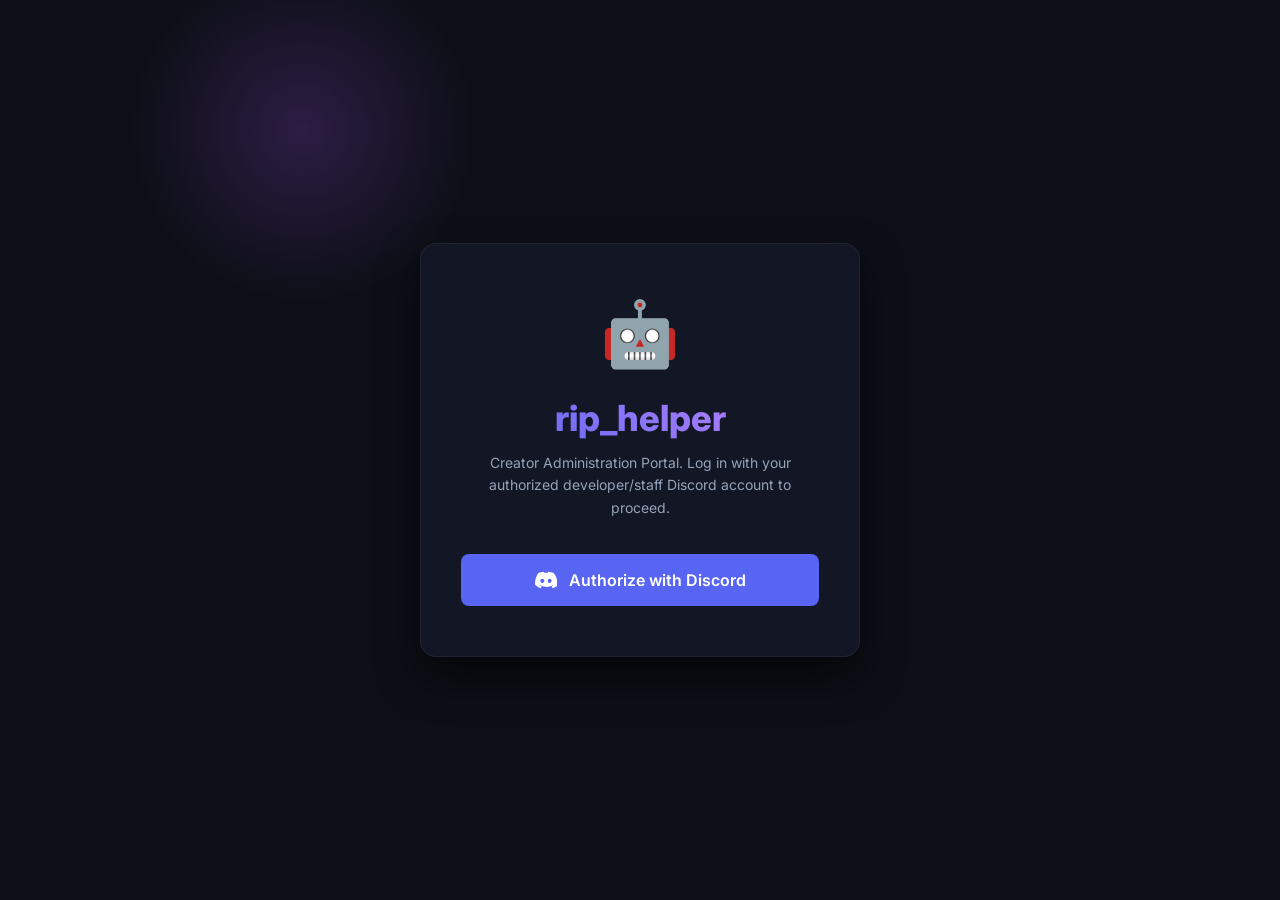
<file: public/index.html>
<!DOCTYPE html>
<html lang="en">
<head>
    <meta charset="UTF-8">
    <meta name="viewport" content="width=device-width, initial-scale=1.0">
    <title>rip_helper Portal</title>
    <link rel="stylesheet" href="style.css">
    <link href="https://fonts.googleapis.com/css2?family=Inter:wght@400;600;800&display=swap" rel="stylesheet">
</head>
<body>

    <div class="login-container">
        <div class="bot-logo">🤖</div>
        <h1 class="title">rip_helper</h1>
        <p class="subtitle">Creator Administration Portal. Log in with your authorized developer/staff Discord account to proceed.</p>
        
        <a href="/api/auth/login" class="discord-btn">
            <svg class="discord-icon" xmlns="http://www.w3.org/2000/svg" viewBox="0 0 127.14 96.36">
                <path fill="#ffffff" d="M107.7,8.07A105.15,105.15,0,0,0,77.26,0a77.19,77.19,0,0,0-3.3,6.83A96.67,96.67,0,0,0,53.22,6.83,77.19,77.19,0,0,0,49.88,0,105.15,105.15,0,0,0,19.44,8.07C3.66,31.58-1.86,54.65,1,77.53A105.73,105.73,0,0,0,32,96.36a77.7,77.7,0,0,0,6.63-10.85,68.43,68.43,0,0,1-10.43-5c.87-.64,1.71-1.32,2.51-2a75.76,75.76,0,0,0,72.76,0c.8.71,1.64,1.39,2.51,2a68.43,68.43,0,0,1-10.43,5,77.7,77.7,0,0,0,6.63,10.85,105.73,105.73,0,0,0,31-18.83C129.87,50.31,123.83,27.56,107.7,8.07ZM42.45,65.69C36.18,65.69,31,60,31,53S36.18,40.36,42.45,40.36,53.83,46,53.83,53,48.72,65.69,42.45,65.69Zm42.24,0C78.41,65.69,73.24,60,73.24,53S78.41,40.36,84.69,40.36,96.07,46,96.07,53,91,65.69,84.69,65.69Z"/>
            </svg>
            Authorize with Discord
        </a>
    </div>

</body>
</html>
</file>
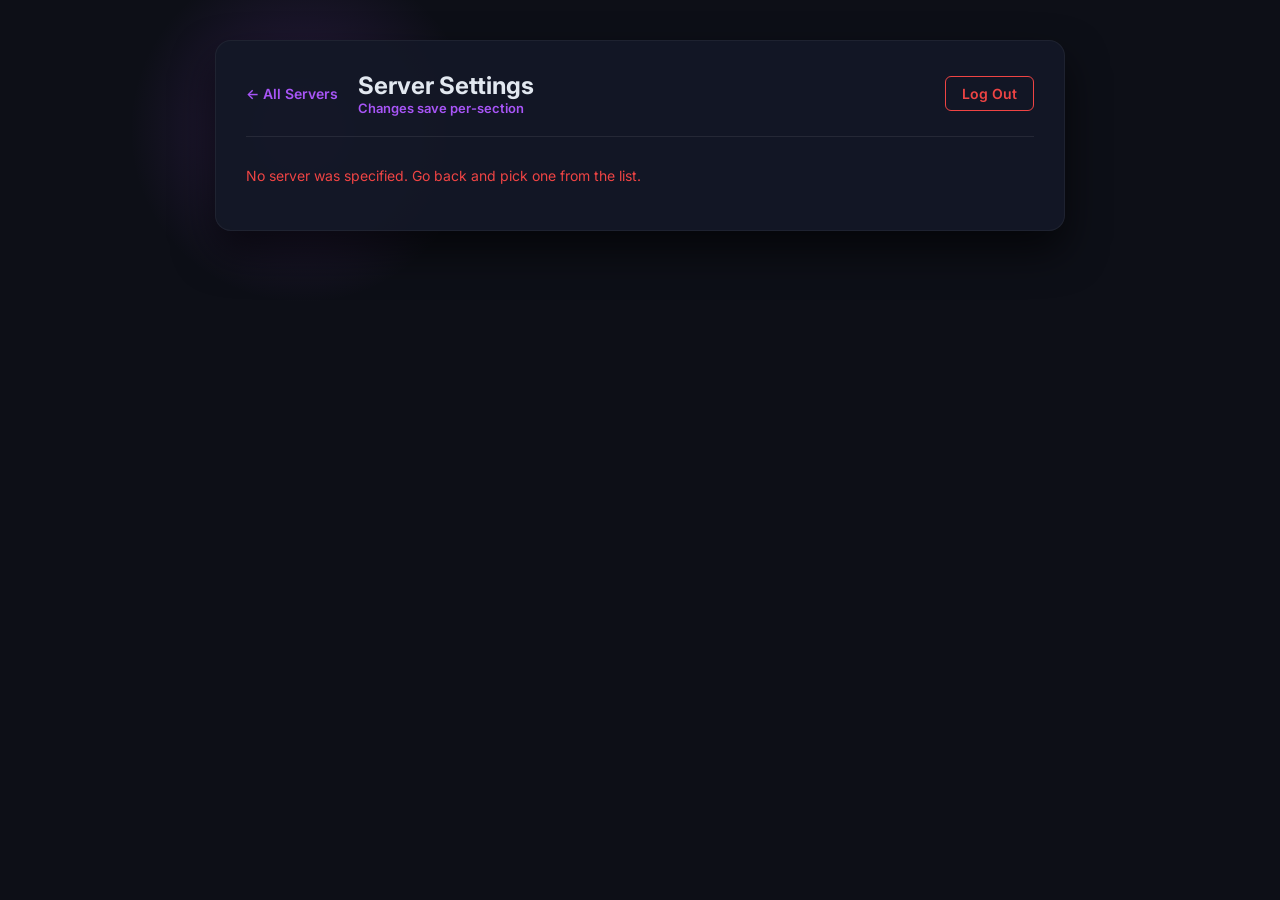
<file: public/guild-config.html>
<!DOCTYPE html>
<html lang="en">
<head>
    <meta charset="UTF-8">
    <meta name="viewport" content="width=device-width, initial-scale=1.0">
    <title>rip_helper Dashboard - Server Settings</title>
    <link rel="stylesheet" href="style.css">
    <link href="https://fonts.googleapis.com/css2?family=Inter:wght@400;600;800&display=swap" rel="stylesheet">
</head>
<body class="wide-page">

    <div class="dashboard-wrapper" id="app">
        <header class="db-header">
            <div class="profile-area">
                <a href="manage.html" class="back-link">&larr; All Servers</a>
                <div>
                    <h2 id="guild-name">Server Settings</h2>
                    <p class="role-badge">Changes save per-section</p>
                </div>
            </div>
            <a href="/api/auth/logout" class="logout-btn">Log Out</a>
        </header>

        <p id="status-message" class="status-message"></p>

        <form id="config-form" class="config-form" style="display: none;">

            <!-- ===== General ===== -->
            <section class="settings-section">
                <h3 class="section-title">General</h3>

                <label class="field-label" for="prefix">Command Prefix</label>
                <input type="text" id="prefix" class="field-select" maxlength="10" placeholder="!">
                <p class="field-hint">Used for text-based commands (slash commands always work regardless).</p>

                <label class="field-label" for="auto-role">Auto Role <span class="field-hint-inline">(given to new members automatically)</span></label>
                <select id="auto-role" class="field-select"><option value="">-- None --</option></select>

                <label class="field-label" for="premium-role">Premium Role</label>
                <select id="premium-role" class="field-select"><option value="">-- None --</option></select>
            </section>

            <!-- ===== Moderation & Logging ===== -->
            <section class="settings-section">
                <h3 class="section-title">Moderation &amp; Logging</h3>

                <label class="field-label" for="mod-role">Mod Role</label>
                <select id="mod-role" class="field-select"><option value="">-- None --</option></select>

                <label class="field-label" for="admin-role">Admin Role</label>
                <select id="admin-role" class="field-select"><option value="">-- None --</option></select>

                <label class="field-label" for="log-channel">Log Channel</label>
                <select id="log-channel" class="field-select"><option value="">-- None --</option></select>

                <label class="field-label" for="report-channel">Report Channel</label>
                <select id="report-channel" class="field-select"><option value="">-- None --</option></select>

                <label class="field-label" for="mute-role">Mute Role <span class="field-hint-inline">(used for manual mutes; auto-mute below uses Discord timeout instead)</span></label>
                <select id="mute-role" class="field-select"><option value="">-- None --</option></select>
            </section>

            <!-- ===== Warning Escalation ===== -->
            <section class="settings-section">
                <h3 class="section-title">Warning Escalation</h3>
                <p class="field-hint">Leave a threshold empty to turn that auto-punishment off. When a user's warning count reaches a threshold, that action happens automatically.</p>

                <label class="field-label" for="warn-mute-threshold">Warnings Before Auto-Mute</label>
                <input type="number" id="warn-mute-threshold" class="field-select" min="1" placeholder="e.g. 3">

                <label class="field-label" for="warn-mute-duration">Auto-Mute Duration (minutes)</label>
                <input type="number" id="warn-mute-duration" class="field-select" min="1" placeholder="60">

                <label class="field-label" for="warn-kick-threshold">Warnings Before Auto-Kick</label>
                <input type="number" id="warn-kick-threshold" class="field-select" min="1" placeholder="e.g. 5">

                <label class="field-label" for="warn-ban-threshold">Warnings Before Auto-Ban</label>
                <input type="number" id="warn-ban-threshold" class="field-select" min="1" placeholder="e.g. 7">
            </section>

            <!-- ===== Welcome ===== -->
            <section class="settings-section">
                <h3 class="section-title">Welcome</h3>

                <label class="field-label" for="welcome-channel">Welcome Channel</label>
                <select id="welcome-channel" class="field-select"><option value="">-- None --</option></select>

                <label class="field-label" for="welcome-message">Welcome Message</label>
                <textarea id="welcome-message" class="field-textarea" rows="3" placeholder="Welcome {user} to {server}!"></textarea>
                <p class="field-hint">You can use {user} and {server} as placeholders.</p>
            </section>

            <!-- ===== Tickets ===== -->
            <section class="settings-section">
                <h3 class="section-title">Tickets</h3>

                <label class="field-label" for="max-tickets">Max Open Tickets Per User</label>
                <input type="number" id="max-tickets" class="field-select" min="1" max="50" placeholder="1">

                <label class="field-checkbox-label">
                    <input type="checkbox" id="dm-on-close">
                    DM the user a transcript when their ticket is closed
                </label>
            </section>

            <!-- ===== Birthdays ===== -->
            <section class="settings-section">
                <h3 class="section-title">Birthdays</h3>

                <label class="field-label" for="birthday-channel">Birthday Announcement Channel</label>
                <select id="birthday-channel" class="field-select"><option value="">-- None --</option></select>
            </section>

            <button type="submit" class="save-btn" id="save-btn">Save Changes</button>
        </form>
    </div>

    <script>
        const params = new URLSearchParams(window.location.search);
        const guildId = params.get('guild');

        const statusMessage = document.getElementById('status-message');
        const form = document.getElementById('config-form');
        const saveBtn = document.getElementById('save-btn');

        function showStatus(text, isError = false) {
            statusMessage.textContent = text;
            statusMessage.style.color = isError ? '#ef4444' : '#94a3b8';
        }

        function fillSelect(selectEl, items, currentValue) {
            items.forEach((item) => {
                const option = document.createElement('option');
                option.value = item.id;
                option.textContent = item.name;
                if (item.id === currentValue) option.selected = true;
                selectEl.appendChild(option);
            });
        }

        async function init() {
            if (!guildId) {
                showStatus('No server was specified. Go back and pick one from the list.', true);
                return;
            }

            try {
                const meRes = await fetch('/api/auth/me');
                if (meRes.status === 401) {
                    window.location.href = '/api/auth/login';
                    return;
                }

                showStatus('Loading server settings...');

                const [configRes, channelsRes, rolesRes] = await Promise.all([
                    fetch(`/api/guilds/${guildId}/config`),
                    fetch(`/api/guilds/${guildId}/channels`),
                    fetch(`/api/guilds/${guildId}/roles`)
                ]);

                if (configRes.status === 403 || channelsRes.status === 403 || rolesRes.status === 403) {
                    showStatus("You don't have permission to manage this server.", true);
                    return;
                }

                if (configRes.status === 404) {
                    showStatus('That server was not found, or the bot is not in it.', true);
                    return;
                }

                if (!configRes.ok || !channelsRes.ok || !rolesRes.ok) {
                    showStatus('Something went wrong loading this server. Try refreshing the page.', true);
                    return;
                }

                const config = await configRes.json();
                const { channels } = await channelsRes.json();
                const { roles } = await rolesRes.json();

                // General
                document.getElementById('prefix').value = config.prefix || '';
                fillSelect(document.getElementById('auto-role'), roles, config.autoRole);
                fillSelect(document.getElementById('premium-role'), roles, config.premiumRoleId);

                // Moderation & Logging
                fillSelect(document.getElementById('mod-role'), roles, config.modRole);
                fillSelect(document.getElementById('admin-role'), roles, config.adminRole);
                fillSelect(document.getElementById('log-channel'), channels, config.logChannelId);
                fillSelect(document.getElementById('report-channel'), channels, config.reportChannelId);
                fillSelect(document.getElementById('mute-role'), roles, config.muteRoleId);

                // Warning Escalation
                document.getElementById('warn-mute-threshold').value = config.warnMuteThreshold || '';
                document.getElementById('warn-mute-duration').value = config.warnMuteDurationMinutes || '';
                document.getElementById('warn-kick-threshold').value = config.warnKickThreshold || '';
                document.getElementById('warn-ban-threshold').value = config.warnBanThreshold || '';

                // Welcome
                fillSelect(document.getElementById('welcome-channel'), channels, config.welcomeChannel);
                document.getElementById('welcome-message').value = config.welcomeMessage || '';

                // Tickets
                document.getElementById('max-tickets').value = config.maxTicketsPerUser || '';
                document.getElementById('dm-on-close').checked = Boolean(config.dmOnClose);

                // Birthdays
                fillSelect(document.getElementById('birthday-channel'), channels, config.birthdayChannelId);

                form.style.display = 'flex';
                showStatus('');
            } catch (err) {
                console.error('Failed to load server settings:', err);
                showStatus('Something went wrong. Try refreshing the page.', true);
            }
        }

        form.addEventListener('submit', async (event) => {
            event.preventDefault();
            saveBtn.disabled = true;
            saveBtn.textContent = 'Saving...';

            const payload = {
                prefix: document.getElementById('prefix').value || null,
                autoRole: document.getElementById('auto-role').value || null,
                premiumRoleId: document.getElementById('premium-role').value || null,

                modRole: document.getElementById('mod-role').value || null,
                adminRole: document.getElementById('admin-role').value || null,
                logChannelId: document.getElementById('log-channel').value || null,
                reportChannelId: document.getElementById('report-channel').value || null,
                muteRoleId: document.getElementById('mute-role').value || null,

                warnMuteThreshold: document.getElementById('warn-mute-threshold').value || null,
                warnMuteDurationMinutes: document.getElementById('warn-mute-duration').value || null,
                warnKickThreshold: document.getElementById('warn-kick-threshold').value || null,
                warnBanThreshold: document.getElementById('warn-ban-threshold').value || null,

                welcomeChannel: document.getElementById('welcome-channel').value || null,
                welcomeMessage: document.getElementById('welcome-message').value,

                maxTicketsPerUser: document.getElementById('max-tickets').value
                    ? Number(document.getElementById('max-tickets').value)
                    : null,
                dmOnClose: document.getElementById('dm-on-close').checked,

                birthdayChannelId: document.getElementById('birthday-channel').value || null
            };

            try {
                const res = await fetch(`/api/guilds/${guildId}/config`, {
                    method: 'PATCH',
                    headers: { 'Content-Type': 'application/json' },
                    body: JSON.stringify(payload)
                });

                if (!res.ok) {
                    const data = await res.json().catch(() => ({}));
                    showStatus(data.error || 'Failed to save. Try again.', true);
                    return;
                }

                showStatus('Saved!');
            } catch (err) {
                console.error('Failed to save settings:', err);
                showStatus('Something went wrong while saving. Try again.', true);
            } finally {
                saveBtn.disabled = false;
                saveBtn.textContent = 'Save Changes';
            }
        });

        init();
    </script>
</body>
</html>
</file>
<file: public/style.css>
/* Styling Framework */
* {
    margin: 0;
    padding: 0;
    box-sizing: border-box;
}

body {
    font-family: 'Inter', sans-serif;
    background-color: #0d0f17;
    color: #e2e8f0;
    height: 100vh;
    display: flex;
    justify-content: center;
    align-items: center;
    overflow: hidden;
}

/* Background Atmosphere Glows */
body::before {
    content: '';
    position: absolute;
    width: 350px;
    height: 350px;
    background: radial-gradient(circle, rgba(168, 85, 247, 0.2) 0%, rgba(0,0,0,0) 70%);
    top: -5%;
    left: 10%;
    z-index: 0;
}

/* Auth Card Styles */
.login-container {
    background: rgba(20, 24, 38, 0.9);
    border: 1px solid rgba(255, 255, 255, 0.05);
    padding: 50px 40px;
    border-radius: 16px;
    width: 100%;
    max-width: 440px;
    text-align: center;
    box-shadow: 0 20px 40px rgba(0, 0, 0, 0.6);
    z-index: 1;
}

.bot-logo {
    font-size: 64px;
    margin-bottom: 24px;
}

.title {
    font-size: 36px;
    font-weight: 800;
    margin-bottom: 12px;
    background: linear-gradient(45deg, #5865F2, #c084fc);
    -webkit-background-clip: text;
    -webkit-text-fill-color: transparent;
}

.subtitle {
    font-size: 14px;
    color: #94a3b8;
    line-height: 1.6;
    margin-bottom: 35px;
}

.discord-btn {
    display: inline-flex;
    align-items: center;
    justify-content: center;
    width: 100%;
    padding: 15px 24px;
    background-color: #5865F2;
    color: #ffffff;
    font-weight: 600;
    font-size: 16px;
    text-decoration: none;
    border-radius: 8px;
    transition: background-color 0.2s ease, transform 0.1s ease;
    cursor: pointer;
}

.discord-btn:hover {
    background-color: #4752C4;
    transform: translateY(-2px);
}

.discord-icon {
    width: 22px;
    height: 22px;
    margin-right: 12px;
}

/* Dashboard Panel Layout */
.dashboard-wrapper {
    background: rgba(20, 24, 38, 0.95);
    border: 1px solid rgba(255, 255, 255, 0.05);
    width: 90%;
    max-width: 850px;
    border-radius: 16px;
    padding: 30px;
    z-index: 1;
    box-shadow: 0 20px 40px rgba(0, 0, 0, 0.6);
}

.db-header {
    display: flex;
    justify-content: space-between;
    align-items: center;
    border-bottom: 1px solid rgba(255, 255, 255, 0.08);
    padding-bottom: 20px;
    margin-bottom: 30px;
}

.profile-area {
    display: flex;
    align-items: center;
    gap: 16px;
}

.avatar {
    width: 64px;
    height: 64px;
    border-radius: 50%;
    border: 2px solid #a855f7;
}

.role-badge {
    color: #a855f7;
    font-size: 13px;
    font-weight: 600;
}

.logout-btn {
    text-decoration: none;
    background-color: transparent;
    border: 1px solid #ef4444;
    color: #ef4444;
    padding: 8px 16px;
    font-weight: 600;
    font-size: 14px;
    border-radius: 6px;
    transition: all 0.2s ease;
}

.logout-btn:hover {
    background-color: #ef4444;
    color: #fff;
}

.stats-container {
    display: grid;
    grid-template-columns: repeat(3, 1fr);
    gap: 20px;
}

.stat-card {
    background: rgba(30, 36, 56, 0.5);
    border: 1px solid rgba(255, 255, 255, 0.03);
    padding: 24px;
    border-radius: 12px;
    text-align: center;
}

.stat-card h3 {
    font-size: 13px;
    color: #94a3b8;
    text-transform: uppercase;
    letter-spacing: 0.5px;
    margin-bottom: 12px;
}

.stat-card h1 {
    font-size: 32px;
    font-weight: 800;
    color: #fff;
}
/* ---- Dashboard: server picker & settings form (added for web dashboard) ---- */

body.wide-page {
    height: auto;
    min-height: 100vh;
    padding: 40px 0;
    overflow-y: auto;
    align-items: flex-start;
}


.status-message {
    color: #94a3b8;
    font-size: 14px;
    margin-bottom: 16px;
}

.back-link {
    color: #a855f7;
    text-decoration: none;
    font-weight: 600;
    font-size: 14px;
    margin-right: 4px;
}

.back-link:hover {
    text-decoration: underline;
}

.guild-grid {
    display: grid;
    grid-template-columns: repeat(auto-fill, minmax(180px, 1fr));
    gap: 16px;
}

.guild-card {
    display: flex;
    flex-direction: column;
    align-items: center;
    gap: 10px;
    background: rgba(30, 36, 56, 0.5);
    border: 1px solid rgba(255, 255, 255, 0.05);
    border-radius: 12px;
    padding: 20px 12px;
    text-decoration: none;
    color: #e2e8f0;
    transition: all 0.2s ease;
    text-align: center;
}

.guild-card:hover {
    border-color: #a855f7;
    transform: translateY(-2px);
}

.guild-icon {
    width: 56px;
    height: 56px;
    border-radius: 50%;
    object-fit: cover;
}

.guild-name {
    font-weight: 600;
    font-size: 14px;
    word-break: break-word;
}

.config-form {
    display: flex;
    flex-direction: column;
    gap: 6px;
}

.field-label {
    font-size: 13px;
    color: #94a3b8;
    text-transform: uppercase;
    letter-spacing: 0.5px;
    font-weight: 600;
    margin-top: 18px;
}

.field-select,
.field-textarea {
    background: rgba(13, 15, 23, 0.8);
    border: 1px solid rgba(255, 255, 255, 0.1);
    color: #e2e8f0;
    padding: 10px 12px;
    border-radius: 8px;
    font-family: 'Inter', sans-serif;
    font-size: 14px;
}

.field-select:focus,
.field-textarea:focus {
    outline: none;
    border-color: #a855f7;
}

.field-textarea {
    resize: vertical;
}

.field-hint {
    font-size: 12px;
    color: #64748b;
}

.save-btn {
    margin-top: 28px;
    align-self: flex-start;
    background-color: #5865F2;
    color: #fff;
    border: none;
    padding: 12px 28px;
    font-weight: 600;
    font-size: 14px;
    border-radius: 8px;
    cursor: pointer;
    transition: background-color 0.2s ease, transform 0.1s ease;
}

.save-btn:hover {
    background-color: #4752C4;
    transform: translateY(-2px);
}

.save-btn:disabled {
    opacity: 0.6;
    cursor: not-allowed;
    transform: none;
}

/* ---- Dashboard: sectioned settings form ---- */

.settings-section {
    background: rgba(30, 36, 56, 0.35);
    border: 1px solid rgba(255, 255, 255, 0.05);
    border-radius: 12px;
    padding: 20px 24px 24px;
    margin-top: 20px;
    display: flex;
    flex-direction: column;
}

.settings-section:first-of-type {
    margin-top: 8px;
}

.section-title {
    color: #a855f7;
    font-size: 15px;
    font-weight: 800;
    text-transform: uppercase;
    letter-spacing: 0.5px;
    margin: 0 0 4px 0;
    padding-bottom: 12px;
    border-bottom: 1px solid rgba(255, 255, 255, 0.06);
}

.field-hint-inline {
    text-transform: none;
    letter-spacing: normal;
    font-weight: 400;
    color: #64748b;
}

.field-checkbox-label {
    display: flex;
    align-items: center;
    gap: 10px;
    font-size: 14px;
    color: #e2e8f0;
    margin-top: 18px;
    cursor: pointer;
}

.field-checkbox-label input[type="checkbox"] {
    width: 16px;
    height: 16px;
    accent-color: #a855f7;
    cursor: pointer;
}

input[type="text"].field-select,
input[type="number"].field-select {
    width: 100%;
    box-sizing: border-box;
}
</file>
